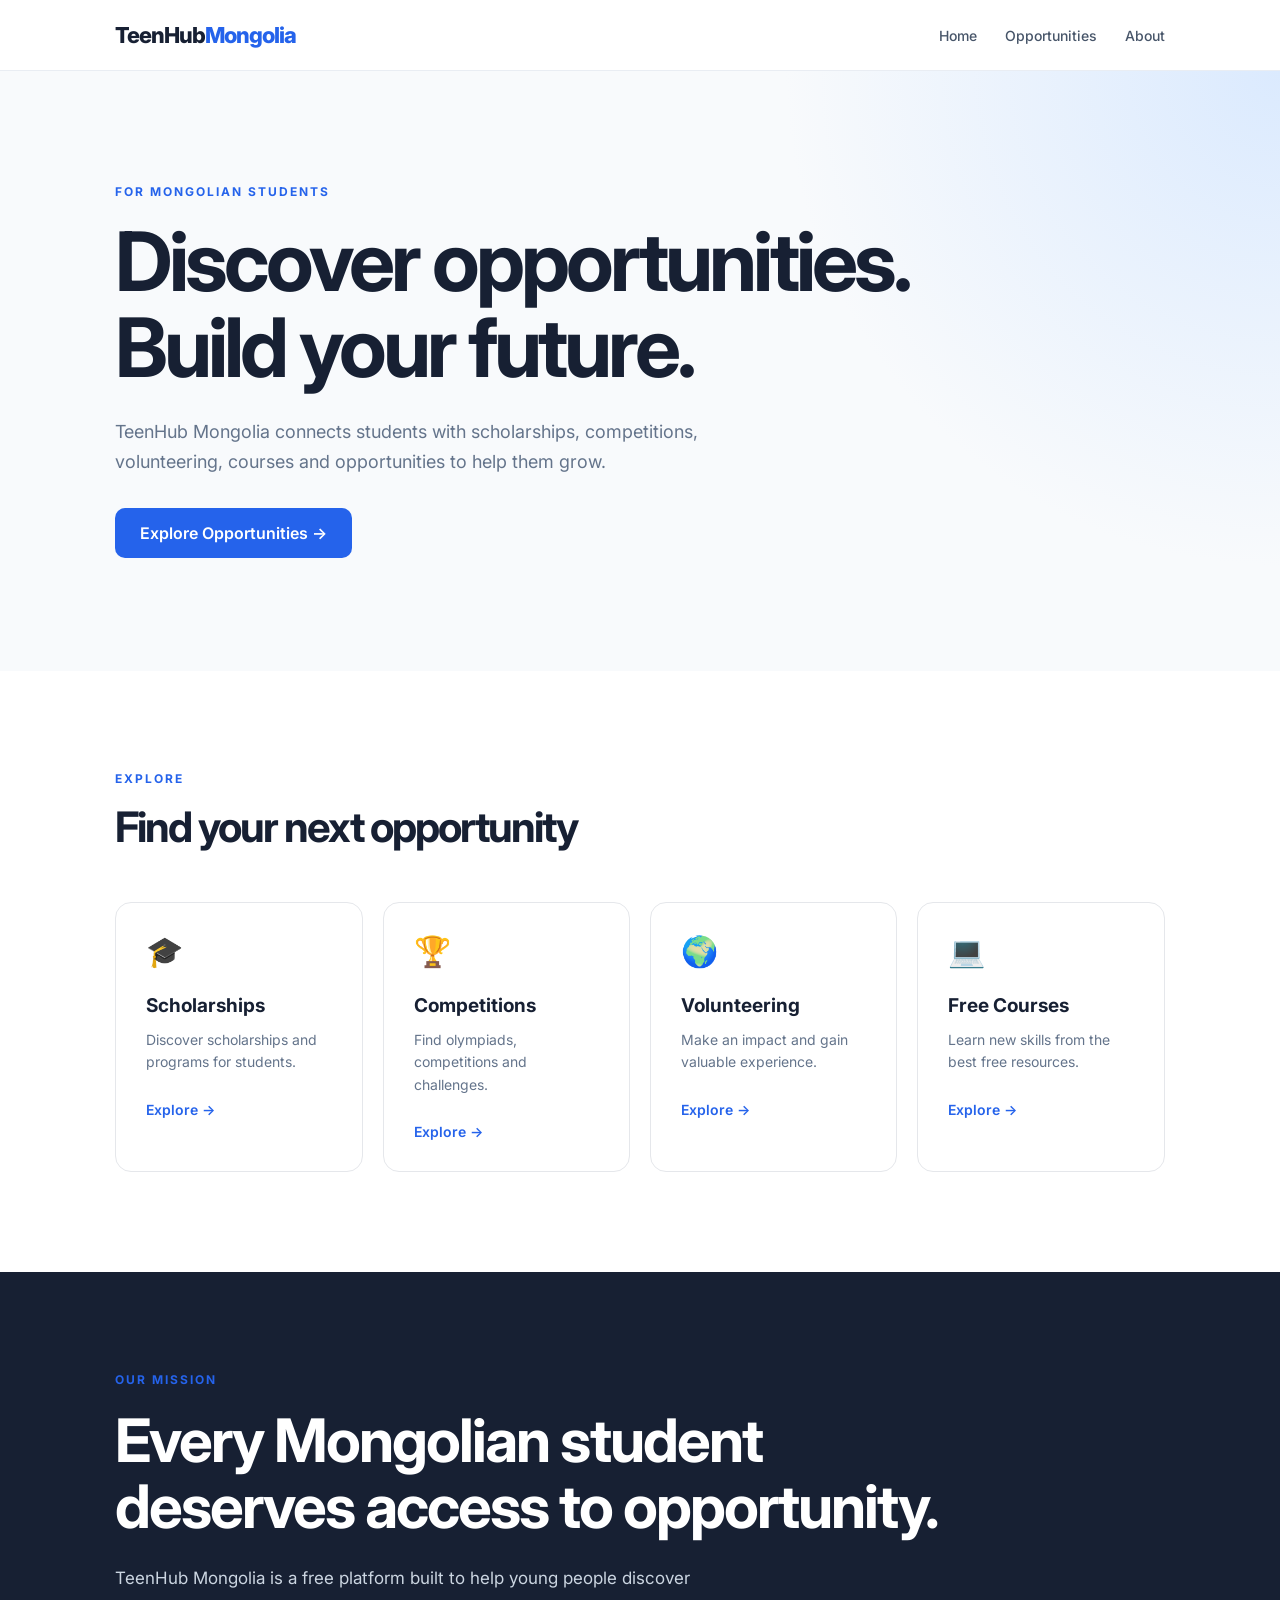
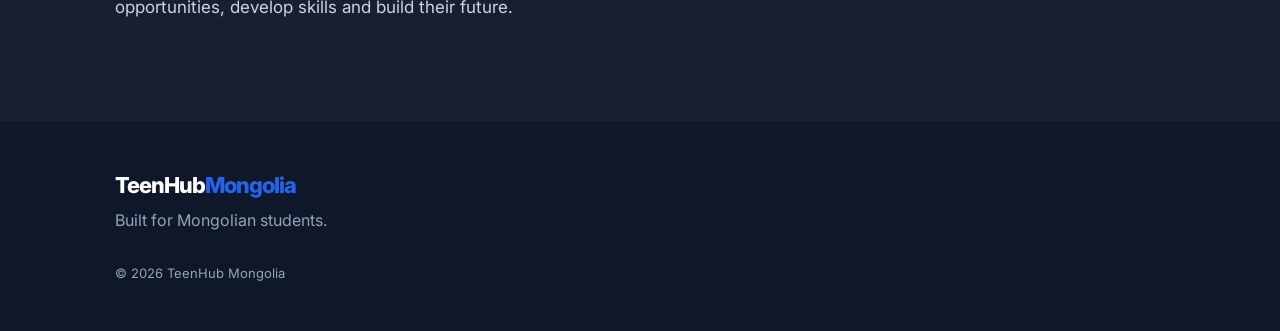
<file: index.html>
<!DOCTYPE html>
<html lang="en">
<head>
  <meta charset="UTF-8">
  <meta name="viewport" content="width=device-width, initial-scale=1.0">
  <title>TeenHub Mongolia | Opportunities for Students</title>
  <link rel="stylesheet" href="style.css">
</head>

<body>

  <!-- Navigation -->
  <nav>
    <div class="logo">TeenHub<span>Mongolia</span></div>

    <div class="nav-links">
      <a href="#home">Home</a>
      <a href="#opportunities">Opportunities</a>
      <a href="#about">About</a>
    </div>
  </nav>

  <!-- Hero -->
  <section class="hero" id="home">
    <div class="hero-content">
      <p class="tag">FOR MONGOLIAN STUDENTS</p>
      <h1>Discover opportunities.<br>Build your future.</h1>
      <p class="hero-text">
        TeenHub Mongolia connects students with scholarships,
        competitions, volunteering, courses and opportunities
        to help them grow.
      </p>

      <a href="#opportunities" class="hero-btn">
        Explore Opportunities →
      </a>
    </div>
  </section>

  <!-- Categories -->
  <section class="categories" id="opportunities">

    <div class="section-title">
      <p>EXPLORE</p>
      <h2>Find your next opportunity</h2>
    </div>

    <div class="cards">

      <div class="card">
        <div class="icon">🎓</div>
        <h3>Scholarships</h3>
        <p>Discover scholarships and programs for students.</p>
        <span>Explore →</span>
      </div>

      <div class="card">
        <div class="icon">🏆</div>
        <h3>Competitions</h3>
        <p>Find olympiads, competitions and challenges.</p>
        <span>Explore →</span>
      </div>

      <div class="card">
        <div class="icon">🌍</div>
        <h3>Volunteering</h3>
        <p>Make an impact and gain valuable experience.</p>
        <span>Explore →</span>
      </div>

      <div class="card">
        <div class="icon">💻</div>
        <h3>Free Courses</h3>
        <p>Learn new skills from the best free resources.</p>
        <span>Explore →</span>
      </div>

    </div>
  </section>

  <!-- About -->
  <section class="about" id="about">
    <p class="tag">OUR MISSION</p>
    <h2>Every Mongolian student deserves access to opportunity.</h2>
    <p>
      TeenHub Mongolia is a free platform built to help young people
      discover opportunities, develop skills and build their future.
    </p>
  </section>

  <!-- Footer -->
  <footer>
    <div class="logo">TeenHub<span>Mongolia</span></div>
    <p>Built for Mongolian students.</p>
    <p class="copyright">© 2026 TeenHub Mongolia</p>
  </footer>

</body>
</html>
</file>
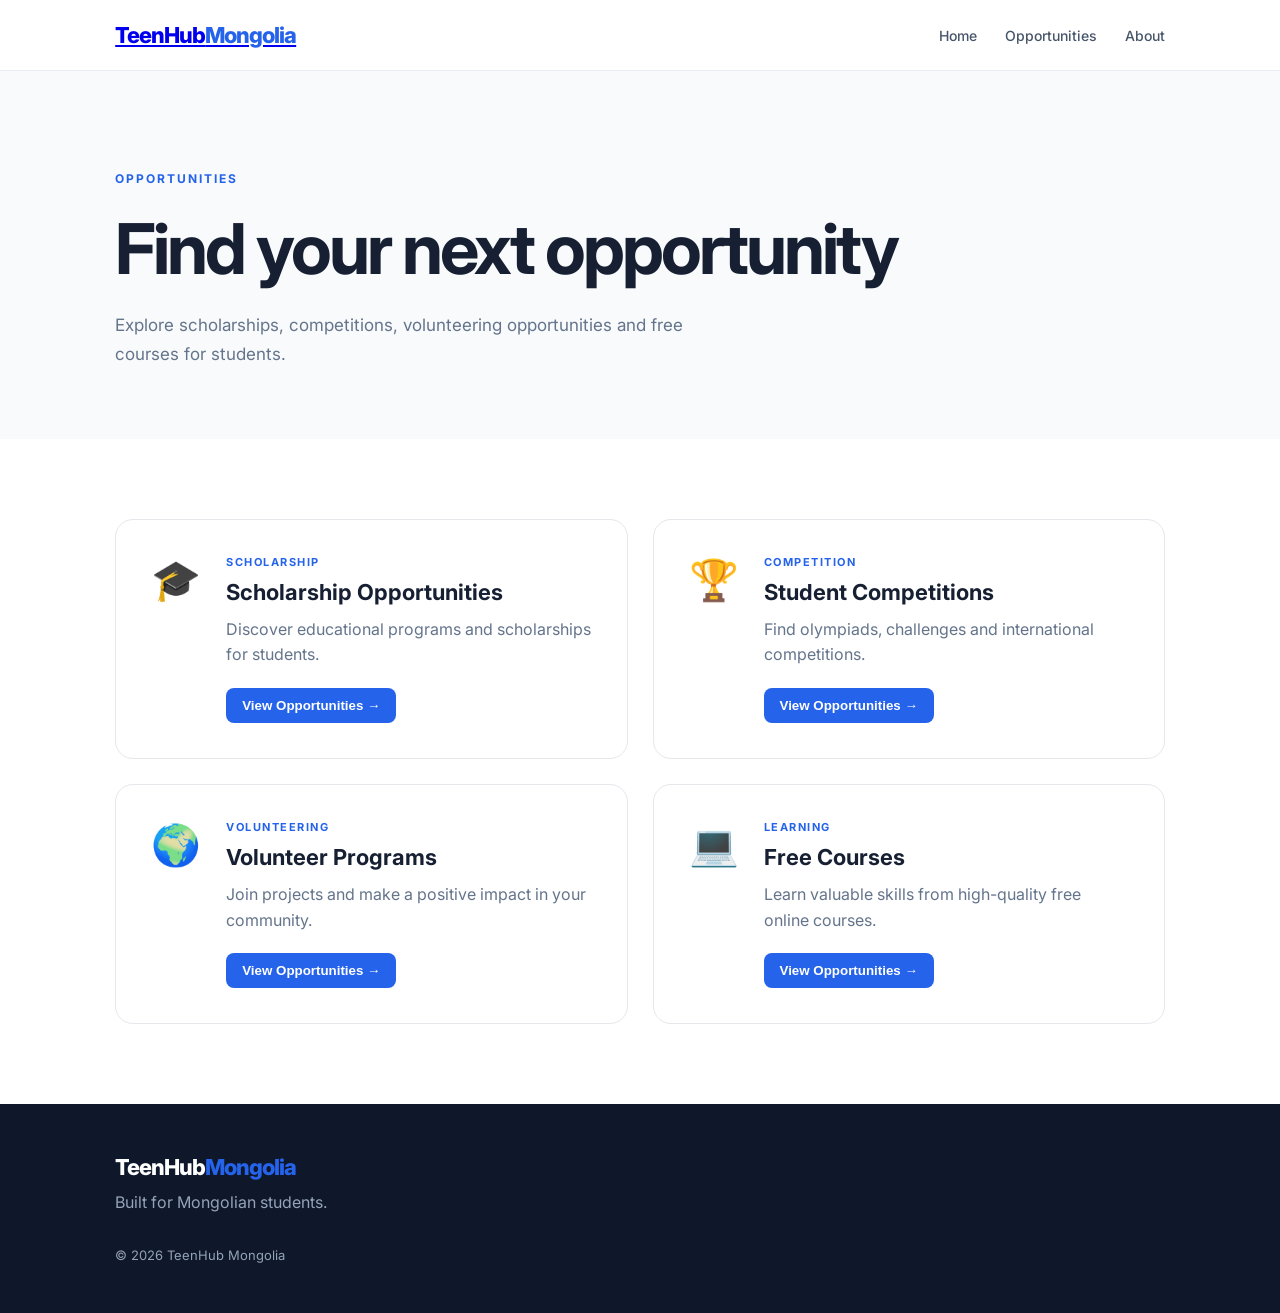
<file: opportunities.html>
<!DOCTYPE html>
<html lang="en">
<head>
  <meta charset="UTF-8">
  <meta name="viewport" content="width=device-width, initial-scale=1.0">
  <title>Opportunities | TeenHub Mongolia</title>
  <link rel="stylesheet" href="style.css">
</head>

<body>

  <!-- Navigation -->
  <nav>
    <div class="logo">
      <a href="index.html">TeenHub<span>Mongolia</span></a>
    </div>

    <div class="nav-links">
      <a href="index.html">Home</a>
      <a href="opportunities.html">Opportunities</a>
      <a href="index.html#about">About</a>
    </div>
  </nav>

  <!-- Page Header -->
  <section class="page-header">
    <p class="tag">OPPORTUNITIES</p>
    <h1>Find your next opportunity</h1>
    <p>
      Explore scholarships, competitions, volunteering opportunities
      and free courses for students.
    </p>
  </section>

  <!-- Opportunities -->
  <section class="opportunity-section">

    <div class="opportunity-card">
      <div class="opportunity-icon">🎓</div>
      <div>
        <p class="category">SCHOLARSHIP</p>
        <h2>Scholarship Opportunities</h2>
        <p>Discover educational programs and scholarships for students.</p>
        <button>View Opportunities →</button>
      </div>
    </div>

    <div class="opportunity-card">
      <div class="opportunity-icon">🏆</div>
      <div>
        <p class="category">COMPETITION</p>
        <h2>Student Competitions</h2>
        <p>Find olympiads, challenges and international competitions.</p>
        <button>View Opportunities →</button>
      </div>
    </div>

    <div class="opportunity-card">
      <div class="opportunity-icon">🌍</div>
      <div>
        <p class="category">VOLUNTEERING</p>
        <h2>Volunteer Programs</h2>
        <p>Join projects and make a positive impact in your community.</p>
        <button>View Opportunities →</button>
      </div>
    </div>

    <div class="opportunity-card">
      <div class="opportunity-icon">💻</div>
      <div>
        <p class="category">LEARNING</p>
        <h2>Free Courses</h2>
        <p>Learn valuable skills from high-quality free online courses.</p>
        <button>View Opportunities →</button>
      </div>
    </div>

  </section>

  <!-- Footer -->
  <footer>
    <div class="logo">TeenHub<span>Mongolia</span></div>
    <p>Built for Mongolian students.</p>
    <p class="copyright">© 2026 TeenHub Mongolia</p>
  </footer>

</body>
</html>
</file>
<file: style.css>
@import url('https://fonts.googleapis.com/css2?family=Inter:wght@400;500;600;700;800&display=swap');

* {
  margin: 0;
  padding: 0;
  box-sizing: border-box;
}

html {
  scroll-behavior: smooth;
}

body {
  font-family: 'Inter', sans-serif;
  color: #172033;
  background: #ffffff;
}

/* Navigation */
nav {
  display: flex;
  justify-content: space-between;
  align-items: center;
  padding: 22px 9%;
  border-bottom: 1px solid #e9edf3;
  position: sticky;
  top: 0;
  background: rgba(255, 255, 255, 0.95);
  z-index: 100;
}

.logo {
  font-size: 22px;
  font-weight: 800;
  letter-spacing: -1px;
}

.logo span {
  color: #2563eb;
}

.nav-links {
  display: flex;
  gap: 28px;
}

.nav-links a {
  text-decoration: none;
  color: #475569;
  font-size: 14px;
  font-weight: 500;
}

.nav-links a:hover {
  color: #2563eb;
}

/* Hero */
.hero {
  min-height: 600px;
  display: flex;
  align-items: center;
  padding: 80px 9%;
  background:
    radial-gradient(circle at top right, #dbeafe 0%, transparent 35%),
    #f8fafc;
}

.hero-content {
  max-width: 800px;
}

.tag {
  color: #2563eb;
  font-size: 12px;
  font-weight: 700;
  letter-spacing: 2px;
  margin-bottom: 20px;
}

.hero h1 {
  font-size: clamp(48px, 7vw, 82px);
  line-height: 1.05;
  letter-spacing: -4px;
  margin-bottom: 25px;
}

.hero-text {
  font-size: 18px;
  line-height: 1.7;
  color: #64748b;
  max-width: 620px;
}

.hero-btn {
  display: inline-block;
  margin-top: 30px;
  padding: 15px 25px;
  background: #2563eb;
  color: white;
  text-decoration: none;
  border-radius: 10px;
  font-weight: 600;
  transition: 0.2s;
}

.hero-btn:hover {
  transform: translateY(-2px);
  background: #1d4ed8;
}

/* Categories */
.categories {
  padding: 100px 9%;
}

.section-title {
  margin-bottom: 50px;
}

.section-title p {
  color: #2563eb;
  font-size: 12px;
  font-weight: 700;
  letter-spacing: 2px;
  margin-bottom: 15px;
}

.section-title h2 {
  font-size: 42px;
  letter-spacing: -2px;
}

.cards {
  display: grid;
  grid-template-columns: repeat(4, 1fr);
  gap: 20px;
}

.card {
  padding: 30px;
  border: 1px solid #e5e7eb;
  border-radius: 16px;
  transition: 0.25s;
  background: white;
}

.card:hover {
  transform: translateY(-7px);
  box-shadow: 0 20px 40px rgba(0,0,0,0.08);
}

.icon {
  font-size: 30px;
  margin-bottom: 25px;
}

.card h3 {
  font-size: 19px;
  margin-bottom: 12px;
}

.card p {
  color: #64748b;
  font-size: 14px;
  line-height: 1.6;
  margin-bottom: 25px;
}

.card span {
  color: #2563eb;
  font-size: 14px;
  font-weight: 600;
}

/* About */
.about {
  padding: 100px 9%;
  background: #172033;
  color: white;
}

.about h2 {
  font-size: clamp(35px, 5vw, 60px);
  max-width: 850px;
  letter-spacing: -2px;
  line-height: 1.1;
  margin-bottom: 25px;
}

.about > p:last-child {
  color: #cbd5e1;
  font-size: 17px;
  line-height: 1.7;
  max-width: 650px;
}

/* Footer */
footer {
  padding: 50px 9%;
  background: #0f172a;
  color: white;
}

footer > p {
  color: #94a3b8;
  margin-top: 12px;
}

.copyright {
  font-size: 13px;
  margin-top: 35px;
}

/* Mobile */
@media (max-width: 900px) {
  .cards {
    grid-template-columns: repeat(2, 1fr);
  }

  .hero h1 {
    letter-spacing: -2px;
  }
}

@media (max-width: 600px) {
  nav {
    padding: 18px 6%;
  }

  .nav-links {
    gap: 12px;
  }

  .nav-links a {
    font-size: 12px;
  }

  .hero,
  .categories,
  .about {
    padding-left: 6%;
    padding-right: 6%;
  }

  .cards {
    grid-template-columns: 1fr;
  }

  .hero {
    min-height: 520px;
  }

  .section-title h2 {
    font-size: 34px;
  }
}

/* Opportunities Page */

.page-header {
  padding: 100px 9% 70px;
  background: #f8fafc;
}

.page-header h1 {
  font-size: clamp(42px, 6vw, 70px);
  letter-spacing: -3px;
  margin-bottom: 20px;
}

.page-header > p:last-child {
  color: #64748b;
  font-size: 17px;
  line-height: 1.7;
  max-width: 600px;
}

.opportunity-section {
  padding: 80px 9%;
  display: grid;
  grid-template-columns: repeat(2, 1fr);
  gap: 25px;
}

.opportunity-card {
  display: flex;
  gap: 25px;
  padding: 35px;
  border: 1px solid #e5e7eb;
  border-radius: 18px;
  background: white;
  transition: 0.25s;
}

.opportunity-card:hover {
  transform: translateY(-5px);
  box-shadow: 0 15px 35px rgba(0,0,0,0.08);
}

.opportunity-icon {
  font-size: 40px;
}

.category {
  color: #2563eb;
  font-size: 11px;
  font-weight: 700;
  letter-spacing: 1.5px;
  margin-bottom: 10px;
}

.opportunity-card h2 {
  font-size: 22px;
  margin-bottom: 12px;
}

.opportunity-card div p:last-of-type {
  color: #64748b;
  line-height: 1.6;
}

.opportunity-card button {
  margin-top: 20px;
  padding: 10px 16px;
  border: none;
  border-radius: 8px;
  background: #2563eb;
  color: white;
  cursor: pointer;
  font-weight: 600;
}

/* Mobile opportunities */
@media (max-width: 700px) {
  .opportunity-section {
    grid-template-columns: 1fr;
    padding: 50px 6%;
  }

  .page-header {
    padding: 70px 6% 50px;
  }

  .opportunity-card {
    padding: 25px;
  }
}
</file>
